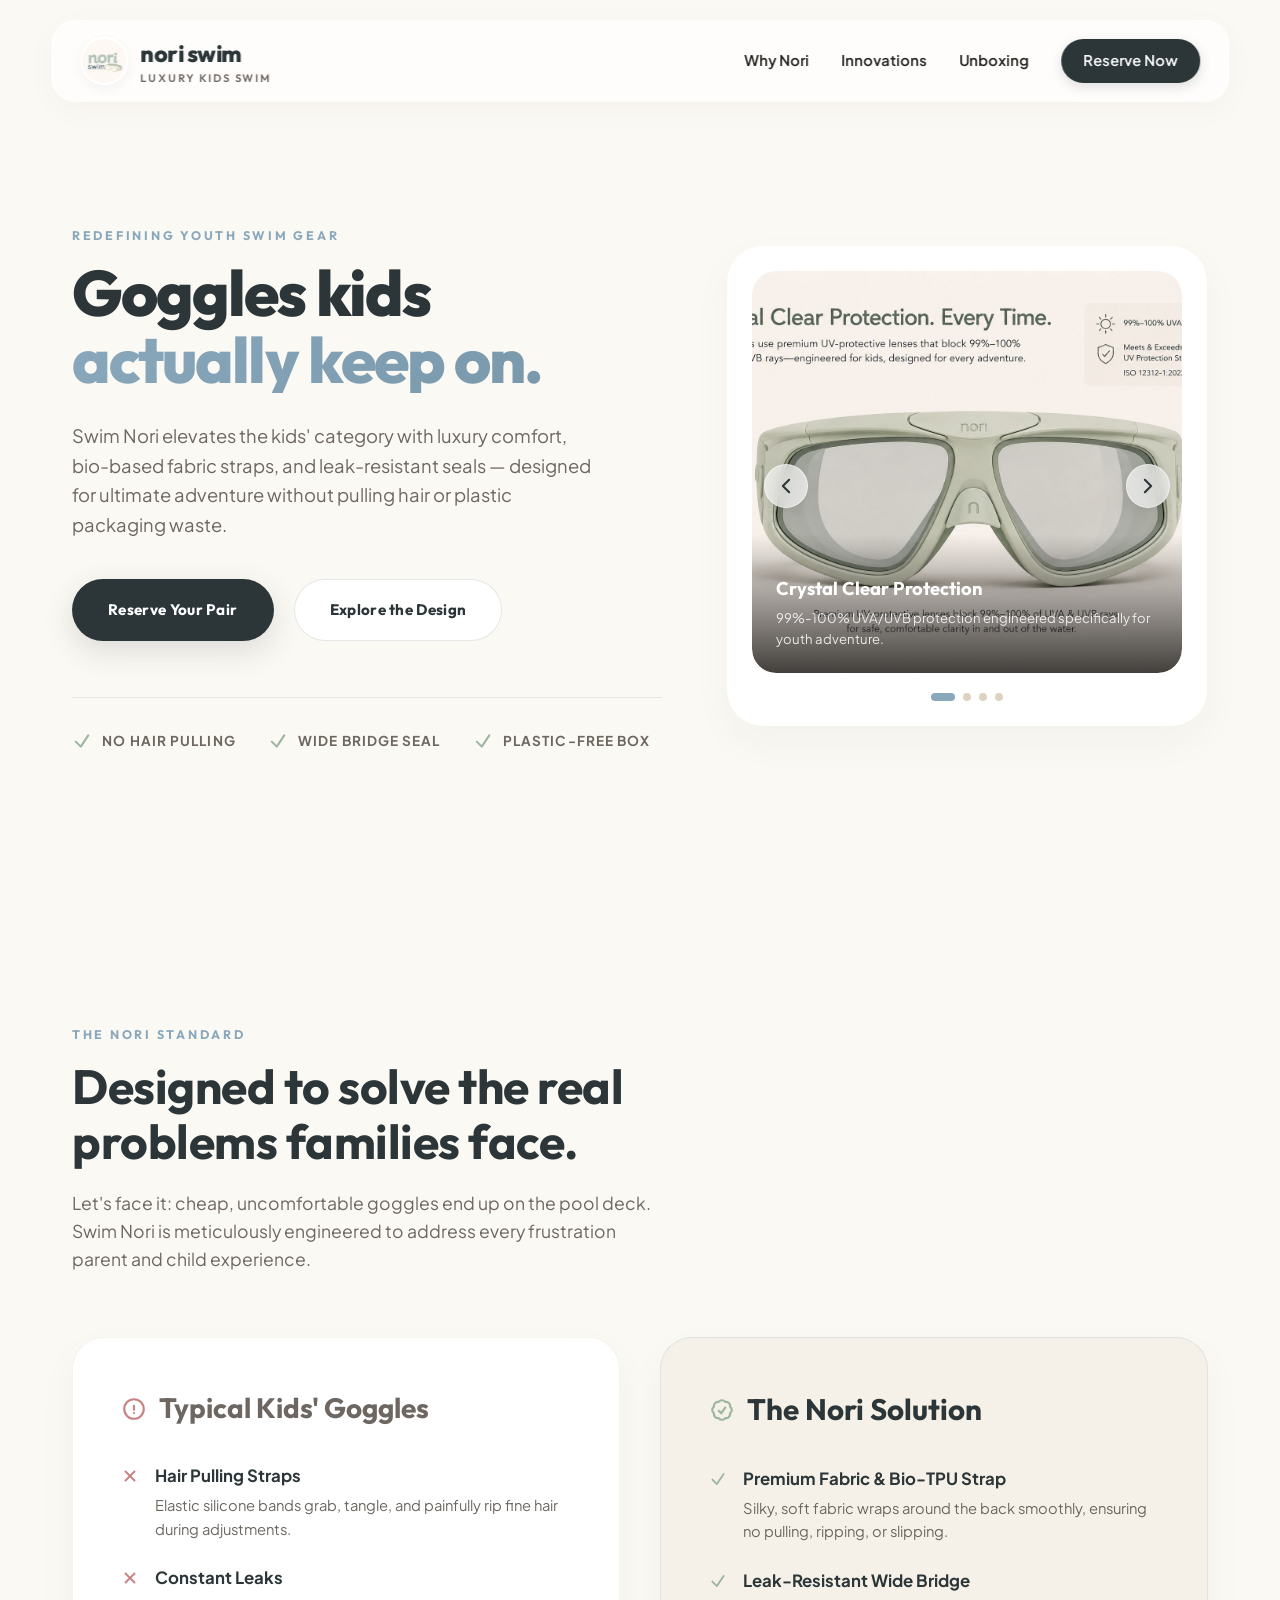
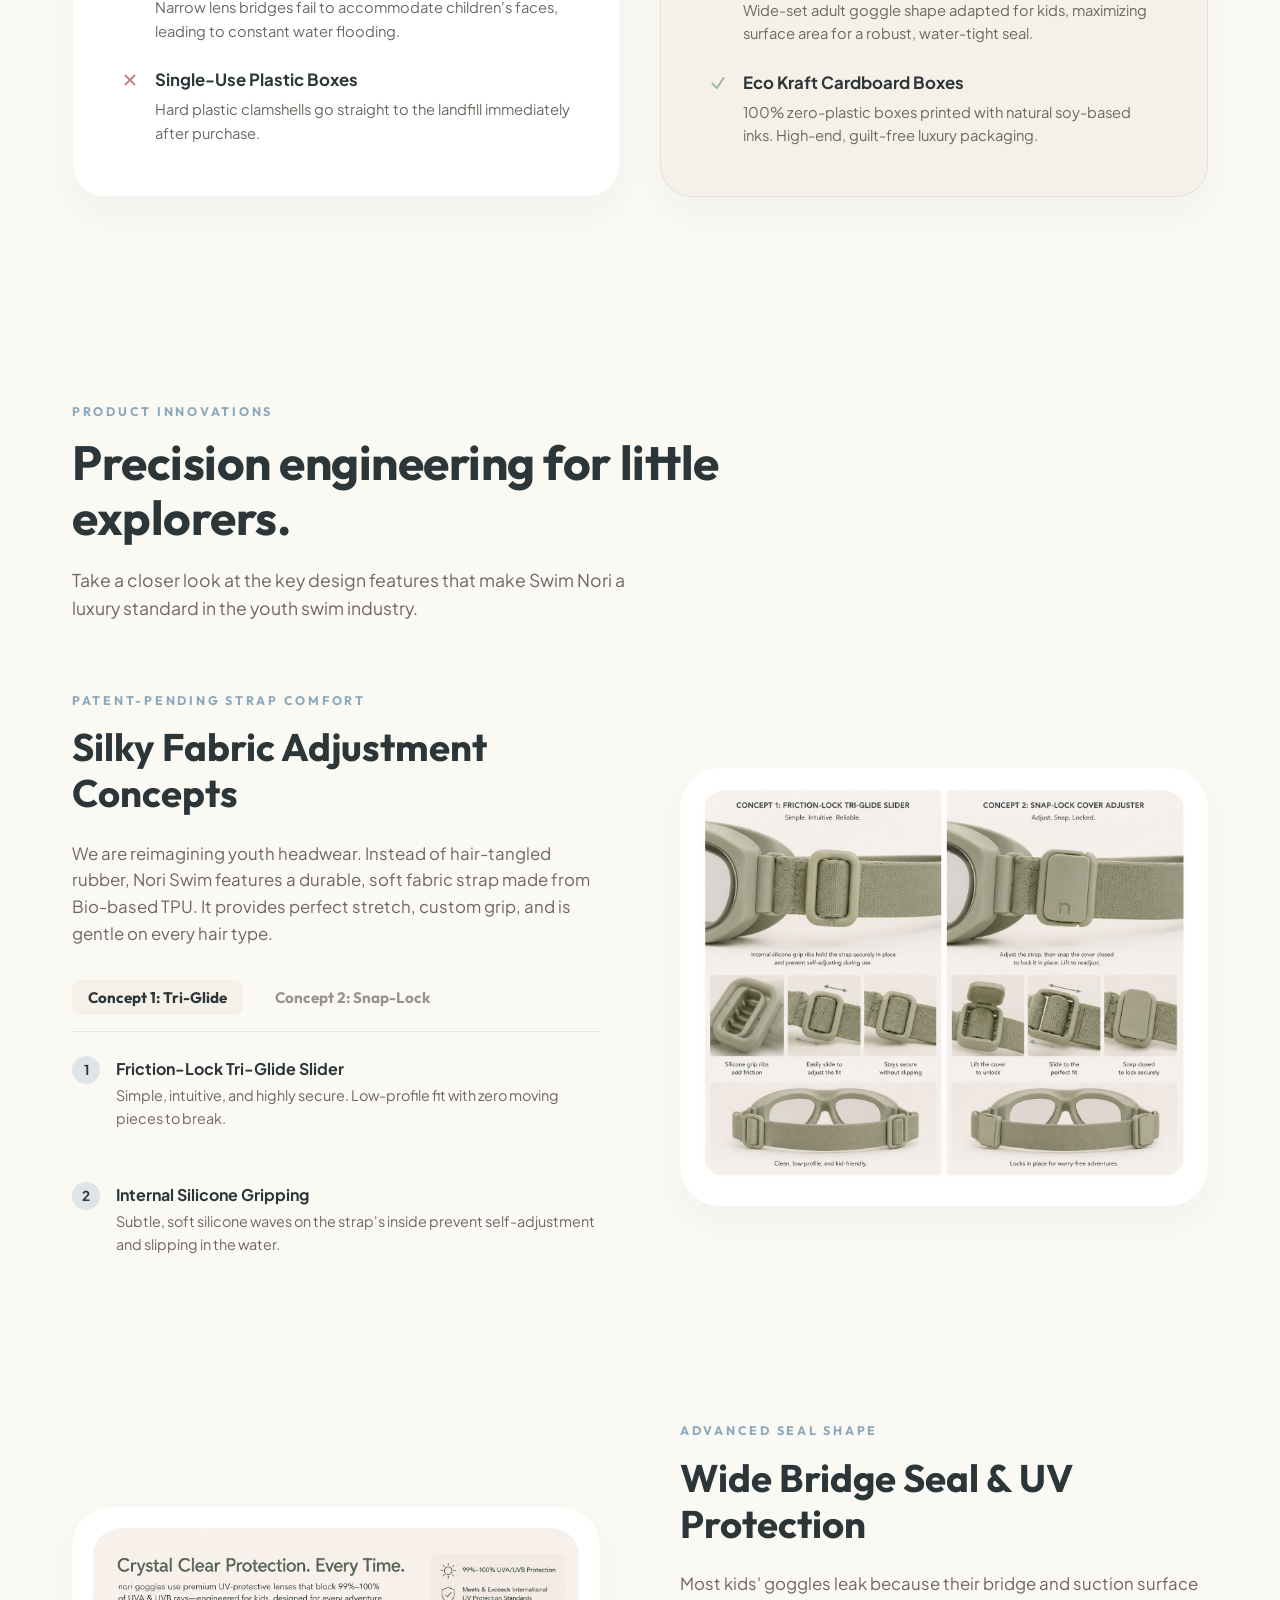
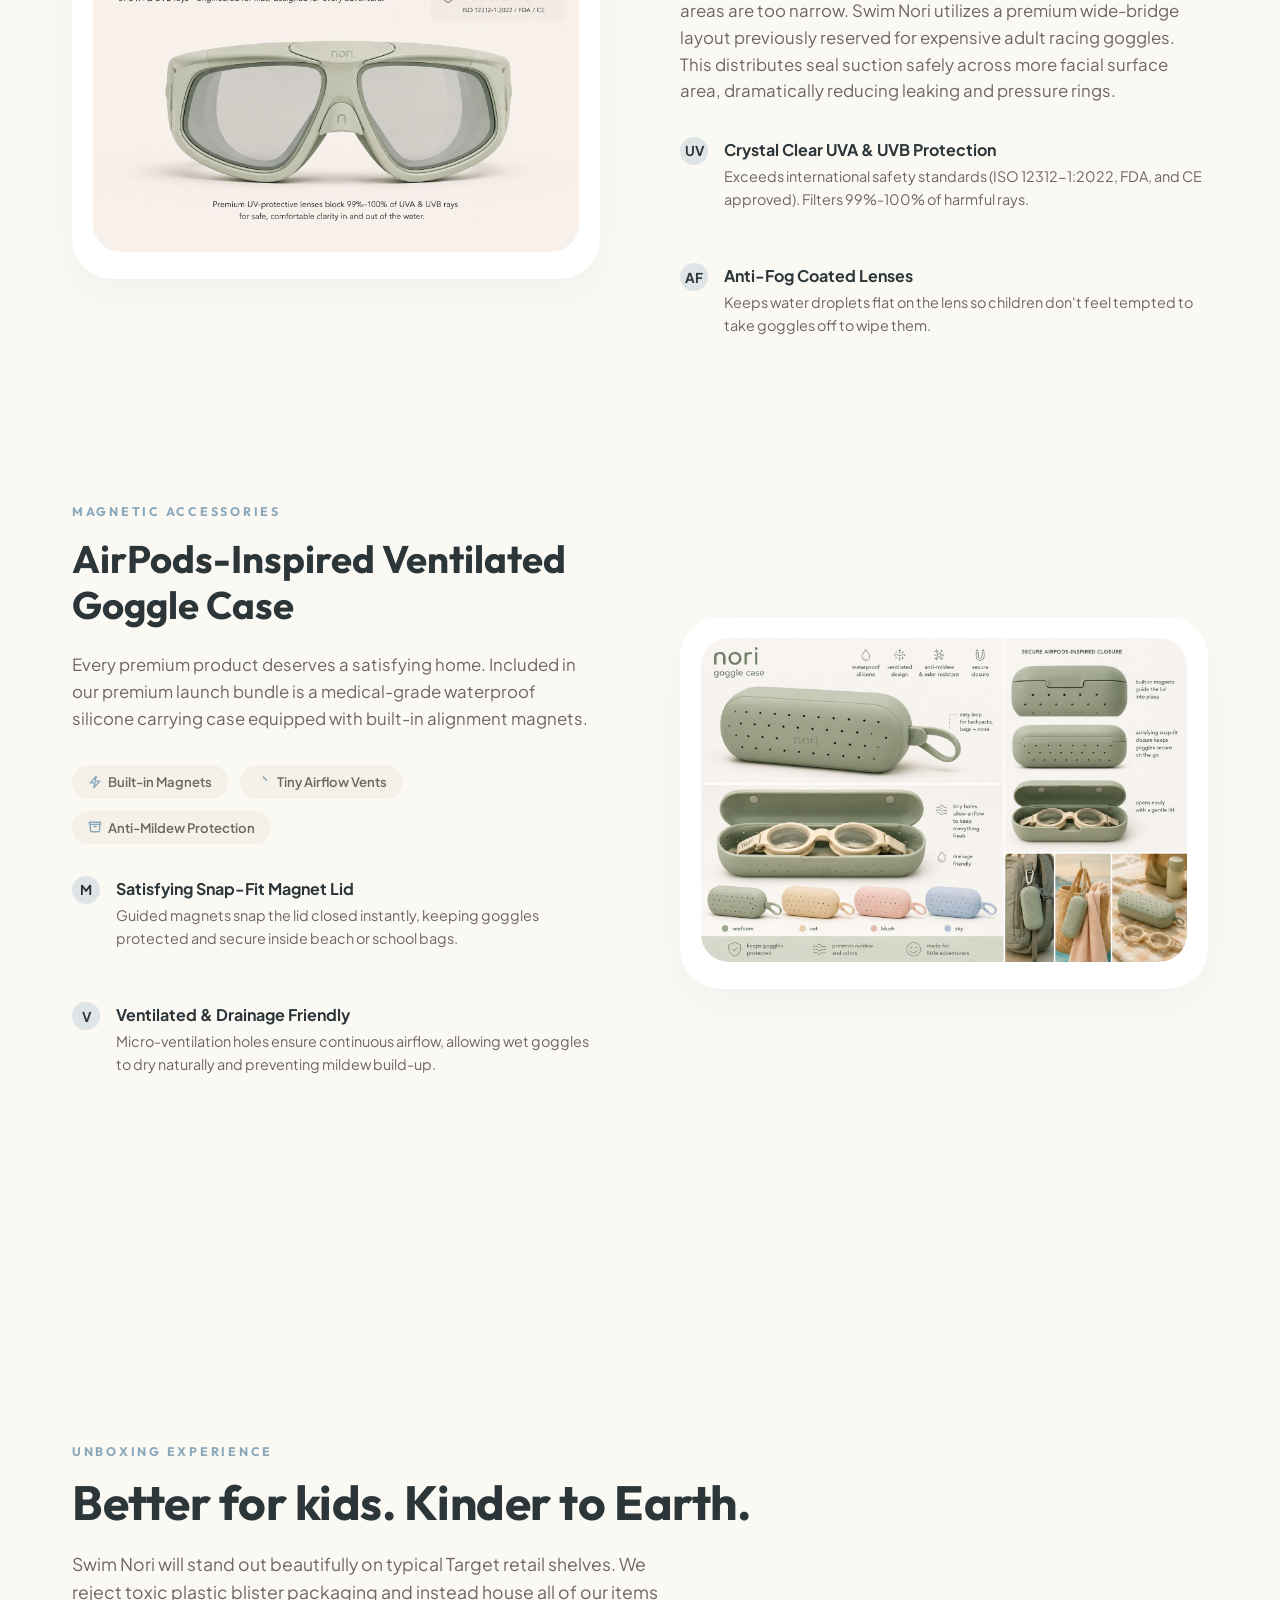
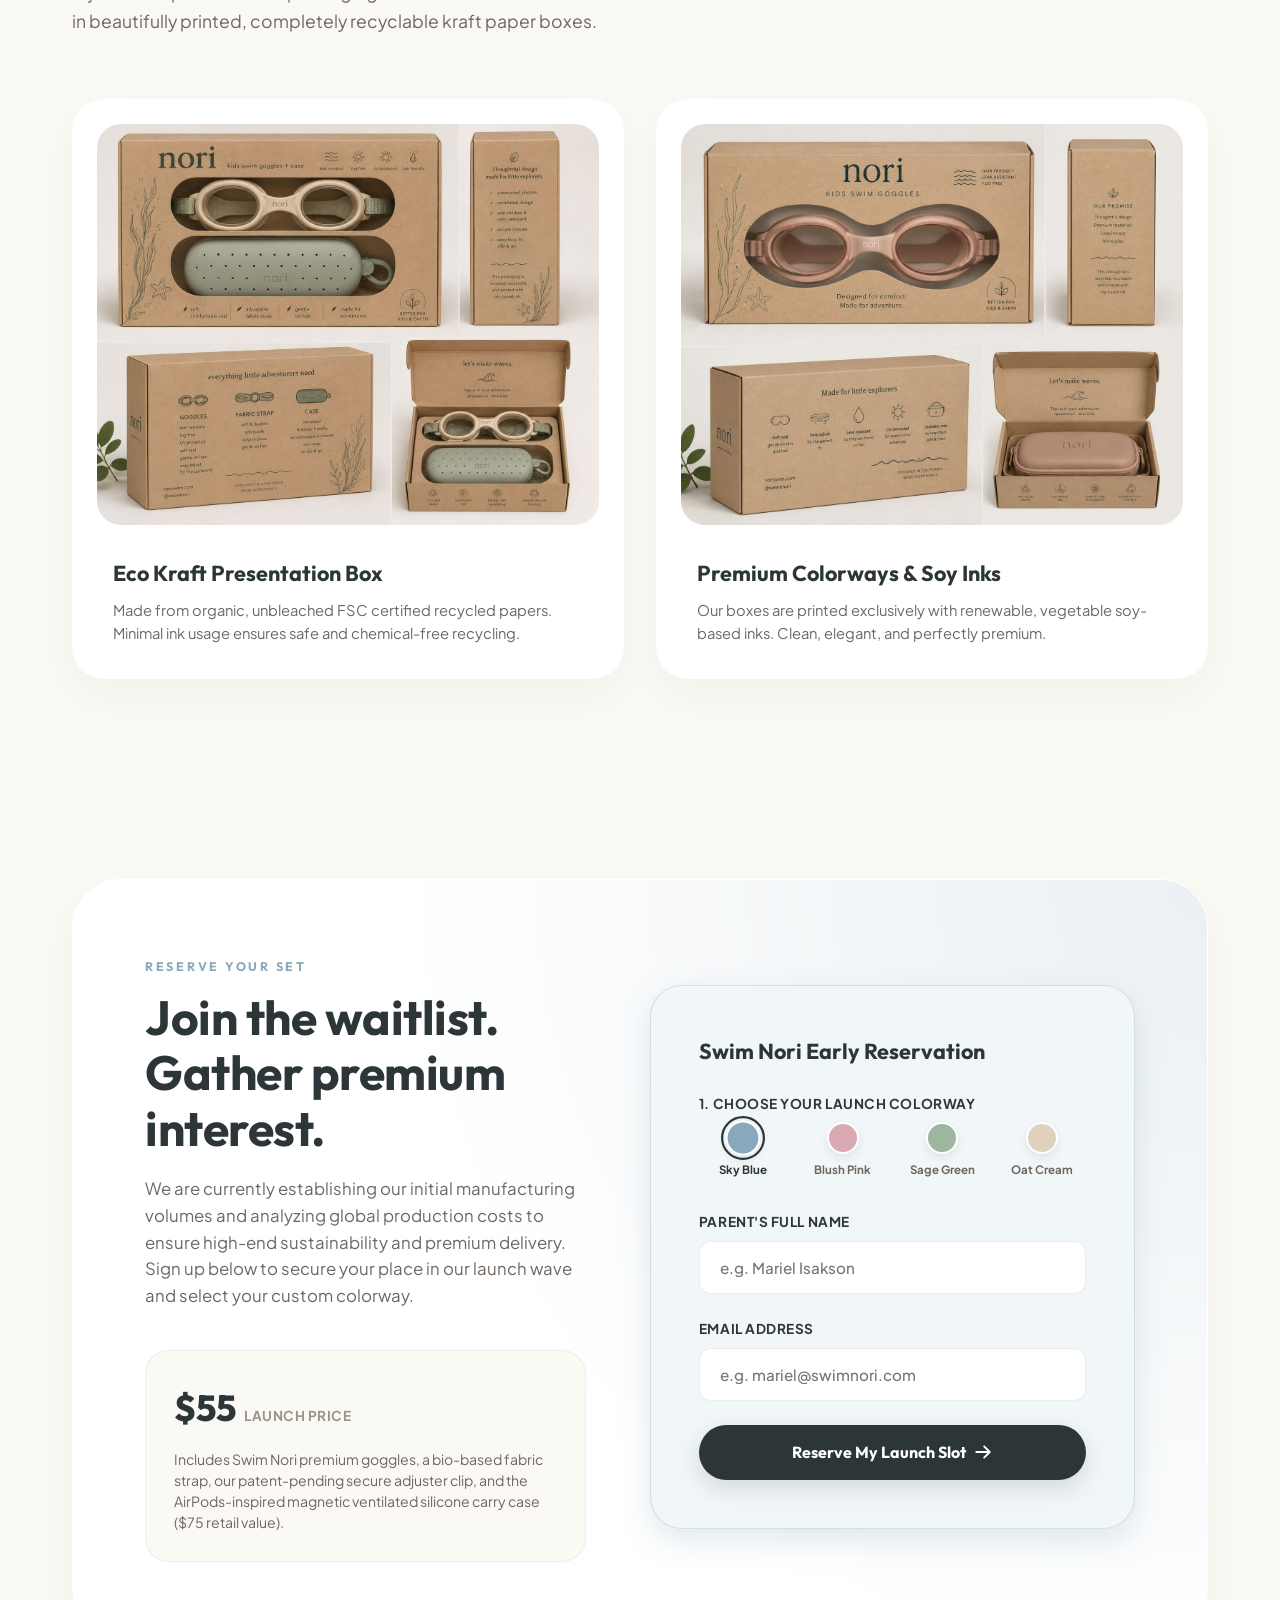
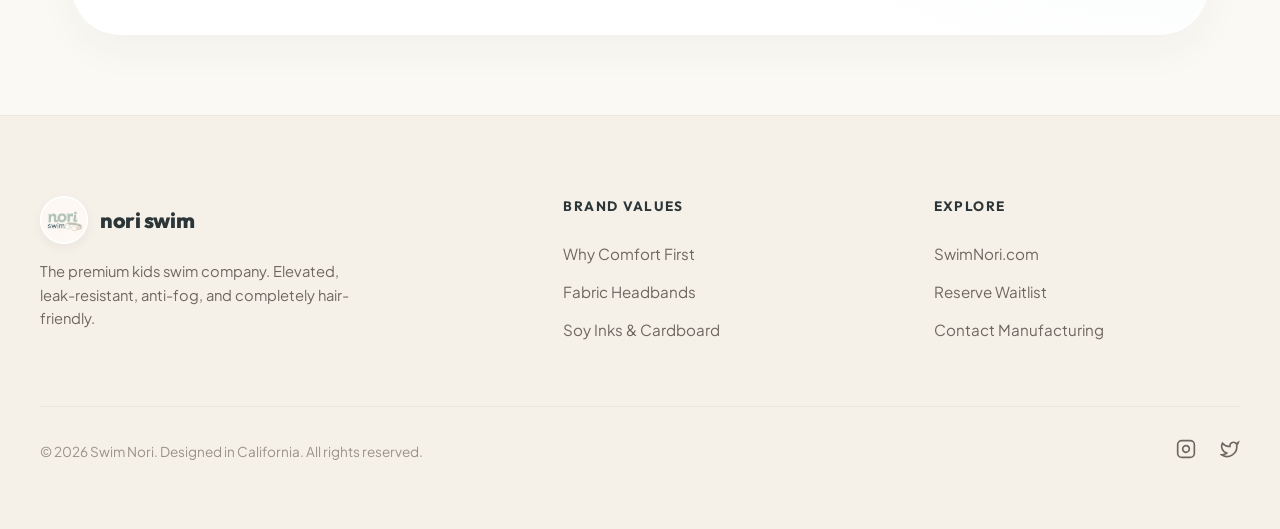
<file: index.html>
<!DOCTYPE html>
<html lang="en">
<head>
  <meta charset="UTF-8" />
  <meta name="viewport" content="width=device-width, initial-scale=1.0" />
  <title>Swim Nori | Luxury Kids Swim Goggles</title>
  
  <!-- SEO Meta Tags -->
  <meta name="description" content="Swim Nori is the premium kids swim company. Comfort-first fabric straps, wide bridge leak-resistant seals, and AirPods-inspired magnetic silicone cases. Sustainable & plastic-free." />
  <meta name="keywords" content="swim nori, kids swim goggles, fabric strap goggles, no pull swim goggles, premium kids swim, sustainable kids goggles" />
  <meta name="author" content="Swim Nori" />
  
  <!-- Open Graph / Social Media -->
  <meta property="og:title" content="Swim Nori | Luxury Kids Swim Goggles" />
  <meta property="og:description" content="Goggles kids actually keep on. Built for comfort, leak resistance, and premium aesthetics." />
  <meta property="og:image" content="images/nori_goggles_front_protection.jpeg" />
  <meta property="og:url" content="http://SwimNori.com" />
  
  <!-- Style Sheet -->
  <link rel="stylesheet" href="styles.css" />
</head>
<body>

  <!-- Sticky Glassmorphism Header -->
  <header class="site-header" id="siteHeader">
    <a href="#" class="brand-wrapper" id="brandLogo">
      <img src="images/nori_swim_logo.jpeg" alt="Nori Swim Logo" class="brand-logo-img" />
      <div class="brand-name">
        nori swim
        <span class="brand-tagline">luxury kids swim</span>
      </div>
    </a>
    
    <nav class="nav-links">
      <a href="#why">Why Nori</a>
      <a href="#innovations">Innovations</a>
      <a href="#unboxing">Unboxing</a>
      <a href="#join" class="header-cta">Reserve Now</a>
    </nav>
  </header>

  <main>
    <!-- HERO SECTION -->
    <section class="section hero">
      <div class="hero-copy">
        <span class="eyebrow">Redefining youth swim gear</span>
        <h1>Goggles kids<span>actually keep on.</span></h1>
        <p>Swim Nori elevates the kids' category with luxury comfort, bio-based fabric straps, and leak-resistant seals — designed for ultimate adventure without pulling hair or plastic packaging waste.</p>
        <div class="hero-actions">
          <a class="btn btn-primary" href="#join">Reserve Your Pair</a>
          <a class="btn btn-secondary" href="#innovations">Explore the Design</a>
        </div>
        
        <div class="hero-bullets">
          <div class="hero-bullet-item">
            <svg xmlns="http://www.w3.org/2000/svg" fill="none" viewBox="0 0 24 24" stroke-width="2.5" stroke="currentColor">
              <path stroke-linecap="round" stroke-linejoin="round" d="M4.5 12.75l6 6 9-13.5" />
            </svg>
            No Hair Pulling
          </div>
          <div class="hero-bullet-item">
            <svg xmlns="http://www.w3.org/2000/svg" fill="none" viewBox="0 0 24 24" stroke-width="2.5" stroke="currentColor">
              <path stroke-linecap="round" stroke-linejoin="round" d="M4.5 12.75l6 6 9-13.5" />
            </svg>
            Wide Bridge Seal
          </div>
          <div class="hero-bullet-item">
            <svg xmlns="http://www.w3.org/2000/svg" fill="none" viewBox="0 0 24 24" stroke-width="2.5" stroke="currentColor">
              <path stroke-linecap="round" stroke-linejoin="round" d="M4.5 12.75l6 6 9-13.5" />
            </svg>
            Plastic-Free Box
          </div>
        </div>
      </div>

      <!-- HERO RENDERS CAROUSEL -->
      <div class="hero-visual">
        <div class="carousel-container" id="heroCarousel">
          <div class="carousel-track">
            
            <!-- Slide 1: Front Protection -->
            <div class="carousel-slide active" data-index="0">
              <img src="images/nori_goggles_front_protection.jpeg" class="carousel-image" alt="Nori front view" />
              <div class="carousel-caption">
                <h4>Crystal Clear Protection</h4>
                <p>99%-100% UVA/UVB protection engineered specifically for youth adventure.</p>
              </div>
            </div>
            
            <!-- Slide 2: Kraft Box Green -->
            <div class="carousel-slide" data-index="1">
              <img src="images/nori_kraft_box_packaging.jpeg" class="carousel-image" alt="Kraft box packaging" />
              <div class="carousel-caption">
                <h4>Kraft Cardboard Packaging</h4>
                <p>100% recyclable, zero-plastic packaging printed with soy-based inks.</p>
              </div>
            </div>
            
            <!-- Slide 3: Magnetic Case -->
            <div class="carousel-slide" data-index="2">
              <img src="images/nori_magnetic_silicone_case.jpeg" class="carousel-image" alt="Magnetic carry case" />
              <div class="carousel-caption">
                <h4>Magnetic Silicone Carry Case</h4>
                <p>Built-in magnets guide the lid into place for a satisfying, secure closure.</p>
              </div>
            </div>
            
            <!-- Slide 4: Blush Pink Box -->
            <div class="carousel-slide" data-index="3">
              <img src="images/nori_blush_pink_packaging.jpeg" class="carousel-image" alt="Blush pink box render" />
              <div class="carousel-caption">
                <h4>Blush Pink Colorway</h4>
                <p>Sleek and elevated design paired with a custom protective zippered pouch.</p>
              </div>
            </div>

          </div>

          <!-- Carousel Controls -->
          <button class="carousel-btn carousel-btn-prev" id="carouselPrevBtn" aria-label="Previous Render">
            <svg xmlns="http://www.w3.org/2000/svg" fill="none" viewBox="0 0 24 24" stroke-width="2.5" stroke="currentColor" style="width: 20px; height: 20px;">
              <path stroke-linecap="round" stroke-linejoin="round" d="M15.75 19.5L8.25 12l7.5-7.5" />
            </svg>
          </button>
          <button class="carousel-btn carousel-btn-next" id="carouselNextBtn" aria-label="Next Render">
            <svg xmlns="http://www.w3.org/2000/svg" fill="none" viewBox="0 0 24 24" stroke-width="2.5" stroke="currentColor" style="width: 20px; height: 20px;">
              <path stroke-linecap="round" stroke-linejoin="round" d="M8.25 4.5l7.5 7.5-7.5 7.5" />
            </svg>
          </button>
          
          <!-- Indicators -->
          <div class="carousel-indicators" id="carouselIndicators">
            <button class="indicator-dot active" data-slide="0" aria-label="Slide 1"></button>
            <button class="indicator-dot" data-slide="1" aria-label="Slide 2"></button>
            <button class="indicator-dot" data-slide="2" aria-label="Slide 3"></button>
            <button class="indicator-dot" data-slide="3" aria-label="Slide 4"></button>
          </div>
        </div>
      </div>
    </section>

    <!-- SECTION: WHY SWIM NORI -->
    <section id="why" class="section">
      <div class="section-header">
        <span class="eyebrow">The Nori Standard</span>
        <h2>Designed to solve the real problems families face.</h2>
        <p>Let's face it: cheap, uncomfortable goggles end up on the pool deck. Swim Nori is meticulously engineered to address every frustration parent and child experience.</p>
      </div>

      <!-- Problem vs Solution Comparison Grid -->
      <div class="problems-solutions">
        
        <!-- Typical Goggles -->
        <div class="comp-card comp-card-typical">
          <h3>
            <svg xmlns="http://www.w3.org/2000/svg" fill="none" viewBox="0 0 24 24" stroke-width="2" stroke="currentColor" style="width: 26px; height: 26px;">
              <path stroke-linecap="round" stroke-linejoin="round" d="M12 9v3.75m9-.75a9 9 0 11-18 0 9 9 0 0118 0zm-9 3.75h.008v.008H12v-.008z" />
            </svg>
            Typical Kids' Goggles
          </h3>
          <ul class="comp-list">
            <li class="comp-item">
              <span class="comp-icon">
                <svg xmlns="http://www.w3.org/2000/svg" fill="none" viewBox="0 0 24 24" stroke-width="2.5" stroke="currentColor" style="width: 18px; height: 18px;">
                  <path stroke-linecap="round" stroke-linejoin="round" d="M6 18L18 6M6 6l12 12" />
                </svg>
              </span>
              <div class="comp-text">
                <h4>Hair Pulling Straps</h4>
                <p>Elastic silicone bands grab, tangle, and painfully rip fine hair during adjustments.</p>
              </div>
            </li>
            <li class="comp-item">
              <span class="comp-icon">
                <svg xmlns="http://www.w3.org/2000/svg" fill="none" viewBox="0 0 24 24" stroke-width="2.5" stroke="currentColor" style="width: 18px; height: 18px;">
                  <path stroke-linecap="round" stroke-linejoin="round" d="M6 18L18 6M6 6l12 12" />
                </svg>
              </span>
              <div class="comp-text">
                <h4>Constant Leaks</h4>
                <p>Narrow lens bridges fail to accommodate children's faces, leading to constant water flooding.</p>
              </div>
            </li>
            <li class="comp-item">
              <span class="comp-icon">
                <svg xmlns="http://www.w3.org/2000/svg" fill="none" viewBox="0 0 24 24" stroke-width="2.5" stroke="currentColor" style="width: 18px; height: 18px;">
                  <path stroke-linecap="round" stroke-linejoin="round" d="M6 18L18 6M6 6l12 12" />
                </svg>
              </span>
              <div class="comp-text">
                <h4>Single-Use Plastic Boxes</h4>
                <p>Hard plastic clamshells go straight to the landfill immediately after purchase.</p>
              </div>
            </li>
          </ul>
        </div>

        <!-- Swim Nori Goggles -->
        <div class="comp-card comp-card-nori">
          <h3>
            <svg xmlns="http://www.w3.org/2000/svg" fill="none" viewBox="0 0 24 24" stroke-width="2" stroke="currentColor" style="width: 26px; height: 26px;">
              <path stroke-linecap="round" stroke-linejoin="round" d="M9 12.75L11.25 15 15 9.75M21 12c0 1.268-.63 2.39-1.593 3.068a3.745 3.745 0 01-1.043 3.296 3.745 3.745 0 01-3.296 1.043A3.745 3.745 0 0112 21c-1.268 0-2.39-.63-3.068-1.593a3.746 3.746 0 01-3.296-1.043 3.745 3.745 0 01-1.043-3.296A3.745 3.745 0 013 12c0-1.268.63-2.39 1.593-3.068a3.745 3.745 0 011.043-3.296 3.746 3.746 0 013.296-1.043A3.746 3.746 0 0112 3c1.268 0 2.39.63 3.068 1.593a3.746 3.746 0 013.296 1.043 3.746 3.746 0 011.043 3.296A3.745 3.745 0 0121 12z" />
            </svg>
            The Nori Solution
          </h3>
          <ul class="comp-list">
            <li class="comp-item">
              <span class="comp-icon">
                <svg xmlns="http://www.w3.org/2000/svg" fill="none" viewBox="0 0 24 24" stroke-width="2.5" stroke="currentColor" style="width: 18px; height: 18px;">
                  <path stroke-linecap="round" stroke-linejoin="round" d="M4.5 12.75l6 6 9-13.5" />
                </svg>
              </span>
              <div class="comp-text">
                <h4>Premium Fabric & Bio-TPU Strap</h4>
                <p>Silky, soft fabric wraps around the back smoothly, ensuring no pulling, ripping, or slipping.</p>
              </div>
            </li>
            <li class="comp-item">
              <span class="comp-icon">
                <svg xmlns="http://www.w3.org/2000/svg" fill="none" viewBox="0 0 24 24" stroke-width="2.5" stroke="currentColor" style="width: 18px; height: 18px;">
                  <path stroke-linecap="round" stroke-linejoin="round" d="M4.5 12.75l6 6 9-13.5" />
                </svg>
              </span>
              <div class="comp-text">
                <h4>Leak-Resistant Wide Bridge</h4>
                <p>Wide-set adult goggle shape adapted for kids, maximizing surface area for a robust, water-tight seal.</p>
              </div>
            </li>
            <li class="comp-item">
              <span class="comp-icon">
                <svg xmlns="http://www.w3.org/2000/svg" fill="none" viewBox="0 0 24 24" stroke-width="2.5" stroke="currentColor" style="width: 18px; height: 18px;">
                  <path stroke-linecap="round" stroke-linejoin="round" d="M4.5 12.75l6 6 9-13.5" />
                </svg>
              </span>
              <div class="comp-text">
                <h4>Eco Kraft Cardboard Boxes</h4>
                <p>100% zero-plastic boxes printed with natural soy-based inks. High-end, guilt-free luxury packaging.</p>
              </div>
            </li>
          </ul>
        </div>
        
      </div>
    </section>

    <!-- SECTION: INNOVATIONS & DEEP DIVES -->
    <section id="innovations" class="section">
      <div class="section-header">
        <span class="eyebrow">Product Innovations</span>
        <h2>Precision engineering for little explorers.</h2>
        <p>Take a closer look at the key design features that make Swim Nori a luxury standard in the youth swim industry.</p>
      </div>

      <!-- DEEP DIVE 1: STRAP DESIGN & FABRIC INNOVATION -->
      <div class="showcase-grid">
        <div class="showcase-visual">
          <img src="images/nori_strap_adjustment_concepts.jpeg" alt="Strap concepts adjustment" />
        </div>
        <div class="showcase-copy">
          <span class="eyebrow">Patent-Pending Strap Comfort</span>
          <h3>Silky Fabric Adjustment Concepts</h3>
          <p>We are reimagining youth headwear. Instead of hair-tangled rubber, Nori Swim features a durable, soft fabric strap made from Bio-based TPU. It provides perfect stretch, custom grip, and is gentle on every hair type.</p>
          
          <!-- Interactive Concept Tabs -->
          <div class="concept-tabs">
            <button class="tab-btn active" onclick="switchConcept('concept1')">Concept 1: Tri-Glide</button>
            <button class="tab-btn" onclick="switchConcept('concept2')">Concept 2: Snap-Lock</button>
          </div>
          
          <!-- Tab 1 -->
          <div class="tab-content active" id="concept1">
            <ul class="spec-list">
              <li class="spec-item">
                <span class="spec-badge">1</span>
                <div class="spec-text">
                  <h5>Friction-Lock Tri-Glide Slider</h5>
                  <p>Simple, intuitive, and highly secure. Low-profile fit with zero moving pieces to break.</p>
                </div>
              </li>
              <li class="spec-item">
                <span class="spec-badge">2</span>
                <div class="spec-text">
                  <h5>Internal Silicone Gripping</h5>
                  <p>Subtle, soft silicone waves on the strap's inside prevent self-adjustment and slipping in the water.</p>
                </div>
              </li>
            </ul>
          </div>
          
          <!-- Tab 2 -->
          <div class="tab-content" id="concept2">
            <ul class="spec-list">
              <li class="spec-item">
                <span class="spec-badge">1</span>
                <div class="spec-text">
                  <h5>Snap-Lock Cover Adjuster</h5>
                  <p>Lid lifts easily to adjust fabric length, then snaps shut with a satisfying click, locking the strap in place.</p>
                </div>
              </li>
              <li class="spec-item">
                <span class="spec-badge">2</span>
                <div class="spec-text">
                  <h5>Worry-Free Lock System</h5>
                  <p>Perfect for rigorous open-water or active diving. Built to withstand children's active movement.</p>
                </div>
              </li>
            </ul>
          </div>
        </div>
      </div>

      <!-- DEEP DIVE 2: LEAK-RESISTANT LENS DESIGN -->
      <div class="showcase-grid">
        <div class="showcase-visual">
          <img src="images/nori_goggles_front_protection.jpeg" alt="Goggles front seal" />
        </div>
        <div class="showcase-copy">
          <span class="eyebrow">Advanced Seal Shape</span>
          <h3>Wide Bridge Seal & UV Protection</h3>
          <p>Most kids' goggles leak because their bridge and suction surface areas are too narrow. Swim Nori utilizes a premium wide-bridge layout previously reserved for expensive adult racing goggles. This distributes seal suction safely across more facial surface area, dramatically reducing leaking and pressure rings.</p>
          
          <ul class="spec-list">
            <li class="spec-item">
              <span class="spec-badge">UV</span>
              <div class="spec-text">
                <h5>Crystal Clear UVA & UVB Protection</h5>
                <p>Exceeds international safety standards (ISO 12312-1:2022, FDA, and CE approved). Filters 99%-100% of harmful rays.</p>
              </div>
            </li>
            <li class="spec-item">
              <span class="spec-badge">AF</span>
              <div class="spec-text">
                <h5>Anti-Fog Coated Lenses</h5>
                <p>Keeps water droplets flat on the lens so children don't feel tempted to take goggles off to wipe them.</p>
              </div>
            </li>
          </ul>
        </div>
      </div>

      <!-- DEEP DIVE 3: THE AIRPODS-INSPIRED CASE -->
      <div class="showcase-grid">
        <div class="showcase-visual">
          <img src="images/nori_magnetic_silicone_case.jpeg" alt="Magnetic carry case colors" />
        </div>
        <div class="showcase-copy">
          <span class="eyebrow">Magnetic Accessories</span>
          <h3>AirPods-Inspired Ventilated Goggle Case</h3>
          <p>Every premium product deserves a satisfying home. Included in our premium launch bundle is a medical-grade waterproof silicone carrying case equipped with built-in alignment magnets.</p>
          
          <div class="case-badge-container">
            <span class="case-badge">
              <svg xmlns="http://www.w3.org/2000/svg" fill="none" viewBox="0 0 24 24" stroke-width="2.5" stroke="currentColor">
                <path stroke-linecap="round" stroke-linejoin="round" d="M3.75 13.5l10.5-11.25L12 10.5h8.25L9.75 21.75 12 13.5H3.75z" />
              </svg>
              Built-in Magnets
            </span>
            <span class="case-badge">
              <svg xmlns="http://www.w3.org/2000/svg" fill="none" viewBox="0 0 24 24" stroke-width="2.5" stroke="currentColor">
                <path stroke-linecap="round" stroke-linejoin="round" d="M12.75 3.03v.568c0 .334.148.65.405.864l4.017 3.348a1.125 1.125 0 01.404.864v.568" />
              </svg>
              Tiny Airflow Vents
            </span>
            <span class="case-badge">
              <svg xmlns="http://www.w3.org/2000/svg" fill="none" viewBox="0 0 24 24" stroke-width="2.5" stroke="currentColor">
                <path stroke-linecap="round" stroke-linejoin="round" d="M20.25 7.5l-.625 10.632a2.25 2.25 0 01-2.247 2.118H6.622a2.25 2.25 0 01-2.247-2.118L3.75 7.5M10 11.25h4M3.375 7.5h17.25c.621 0 1.125-.504 1.125-1.125v-1.5c0-.621-.504-1.125-1.125-1.125H3.375c-.621 0-1.125.504-1.125 1.125v1.5c0 .621.504 1.125 1.125 1.125z" />
              </svg>
              Anti-Mildew Protection
            </span>
          </div>

          <ul class="spec-list">
            <li class="spec-item">
              <span class="spec-badge">M</span>
              <div class="spec-text">
                <h5>Satisfying Snap-Fit Magnet Lid</h5>
                <p>Guided magnets snap the lid closed instantly, keeping goggles protected and secure inside beach or school bags.</p>
              </div>
            </li>
            <li class="spec-item">
              <span class="spec-badge">V</span>
              <div class="spec-text">
                <h5>Ventilated & Drainage Friendly</h5>
                <p>Micro-ventilation holes ensure continuous airflow, allowing wet goggles to dry naturally and preventing mildew build-up.</p>
              </div>
            </li>
          </ul>
        </div>
      </div>

    </section>

    <!-- SECTION: UNBOXING & SUSTAINABILITY -->
    <section id="unboxing" class="section">
      <div class="section-header">
        <span class="eyebrow">Unboxing Experience</span>
        <h2>Better for kids. Kinder to Earth.</h2>
        <p>Swim Nori will stand out beautifully on typical Target retail shelves. We reject toxic plastic blister packaging and instead house all of our items in beautifully printed, completely recyclable kraft paper boxes.</p>
      </div>

      <div class="packaging-showcase">
        <!-- Packaging Box 1 -->
        <div class="pkg-card">
          <img src="images/nori_kraft_box_packaging.jpeg" alt="Kraft box packaging render" />
          <div class="pkg-details">
            <h4>Eco Kraft Presentation Box</h4>
            <p>Made from organic, unbleached FSC certified recycled papers. Minimal ink usage ensures safe and chemical-free recycling.</p>
          </div>
        </div>

        <!-- Packaging Box 2 -->
        <div class="pkg-card">
          <img src="images/nori_blush_pink_packaging.jpeg" alt="Blush pink box render" />
          <div class="pkg-details">
            <h4>Premium Colorways & Soy Inks</h4>
            <p>Our boxes are printed exclusively with renewable, vegetable soy-based inks. Clean, elegant, and perfectly premium.</p>
          </div>
        </div>
      </div>
    </section>

    <!-- SECTION: INTERACTIVE WAITLIST INTEREST -->
    <section id="join" class="section">
      <div class="waitlist-container">
        
        <div class="waitlist-copy">
          <span class="eyebrow">Reserve Your Set</span>
          <h2>Join the waitlist. Gather premium interest.</h2>
          <p>We are currently establishing our initial manufacturing volumes and analyzing global production costs to ensure high-end sustainability and premium delivery. Sign up below to secure your place in our launch wave and select your custom colorway.</p>
          
          <div class="price-justify-card">
            <div class="price-tag">
              <span class="price-amount">$55</span>
              <span class="price-sub">Launch Price</span>
            </div>
            <p>Includes Swim Nori premium goggles, a bio-based fabric strap, our patent-pending secure adjuster clip, and the AirPods-inspired magnetic ventilated silicone carry case ($75 retail value).</p>
          </div>
        </div>

        <!-- Waitlist Form Card -->
        <div class="waitlist-form-card" id="waitlistFormCard">
          
          <!-- Standard Form State -->
          <form id="interestForm" onsubmit="handleWaitlistSubmit(event)">
            <h4>Swim Nori Early Reservation</h4>
            
            <div class="form-group">
              <label class="form-label">1. Choose Your Launch Colorway</label>
              <div class="color-options">
                
                <!-- Sky Blue -->
                <div class="color-option-wrapper">
                  <input type="radio" id="colorBlue" name="preferredColor" value="Sky Blue" class="color-option-input" checked onchange="updateFormTheme('blue')" />
                  <label for="colorBlue" class="color-option-label">
                    <span class="color-dot dot-blue"></span>
                    <span class="color-name">Sky Blue</span>
                  </label>
                </div>
                
                <!-- Blush Pink -->
                <div class="color-option-wrapper">
                  <input type="radio" id="colorPink" name="preferredColor" value="Blush Pink" class="color-option-input" onchange="updateFormTheme('pink')" />
                  <label for="colorPink" class="color-option-label">
                    <span class="color-dot dot-pink"></span>
                    <span class="color-name">Blush Pink</span>
                  </label>
                </div>
                
                <!-- Muted Green -->
                <div class="color-option-wrapper">
                  <input type="radio" id="colorGreen" name="preferredColor" value="Muted Green" class="color-option-input" onchange="updateFormTheme('green')" />
                  <label for="colorGreen" class="color-option-label">
                    <span class="color-dot dot-green"></span>
                    <span class="color-name">Sage Green</span>
                  </label>
                </div>
                
                <!-- Oat -->
                <div class="color-option-wrapper">
                  <input type="radio" id="colorOat" name="preferredColor" value="Oat" class="color-option-input" onchange="updateFormTheme('oat')" />
                  <label for="colorOat" class="color-option-label">
                    <span class="color-dot dot-oat"></span>
                    <span class="color-name">Oat Cream</span>
                  </label>
                </div>

              </div>
            </div>

            <div class="form-group">
              <label for="parentName" class="form-label">Parent's Full Name</label>
              <input type="text" id="parentName" required class="form-input" placeholder="e.g. Mariel Isakson" />
            </div>

            <div class="form-group">
              <label for="parentEmail" class="form-label">Email Address</label>
              <input type="email" id="parentEmail" required class="form-input" placeholder="e.g. mariel@swimnori.com" />
            </div>

            <button type="submit" class="form-submit-btn" id="submitBtn">
              Reserve My Launch Slot
              <svg xmlns="http://www.w3.org/2000/svg" fill="none" viewBox="0 0 24 24" stroke-width="2.5" stroke="currentColor" style="width: 18px; height: 18px;">
                <path stroke-linecap="round" stroke-linejoin="round" d="M13.5 4.5L21 12m0 0l-7.5 7.5M21 12H3" />
              </svg>
            </button>
          </form>

          <!-- Success Card State -->
          <div class="success-card" id="successState">
            <div class="success-icon-wrapper">
              <svg xmlns="http://www.w3.org/2000/svg" fill="none" viewBox="0 0 24 24" stroke-width="3" stroke="currentColor" style="width: 40px; height: 40px;">
                <path stroke-linecap="round" stroke-linejoin="round" d="M4.5 12.75l6 6 9-13.5" />
              </svg>
            </div>
            <h3>You are on the waitlist!</h3>
            <p>Thank you for your interest! Your reservation has been secured in our system. We will reach out as soon as early production begins.</p>
            
            <div class="success-summary-card">
              <div class="summary-row">
                <span class="summary-label">Reservation ID</span>
                <span class="summary-val" id="resID">#NORI-9382</span>
              </div>
              <div class="summary-row">
                <span class="summary-label">Reserved Colorway</span>
                <span class="summary-val">
                  <span class="summary-color-badge" id="resColorBadge">
                    <span class="summary-color-dot" id="resColorDot"></span>
                    <span id="resColorName">Sky Blue</span>
                  </span>
                </span>
              </div>
              <div class="summary-row">
                <span class="summary-label">Priority Status</span>
                <span class="summary-val" style="color: var(--nori-green);">VIP Launch Wave</span>
              </div>
            </div>

            <span class="success-badge">1 of 1,248 Swim Families</span>
          </div>

        </div>

      </div>
    </section>
  </main>

  <!-- LUXURY FOOTER -->
  <footer class="site-footer">
    <div class="footer-content">
      <div class="footer-brand">
        <a href="#" class="brand-wrapper">
          <img src="images/nori_swim_logo.jpeg" alt="Nori Swim Logo" class="brand-logo-img" />
          <div class="brand-name" style="font-size: 1.35rem;">
            nori swim
          </div>
        </a>
        <p>The premium kids swim company. Elevated, leak-resistant, anti-fog, and completely hair-friendly.</p>
      </div>

      <div class="footer-links">
        <h5>Brand Values</h5>
        <ul>
          <li><a href="#why">Why Comfort First</a></li>
          <li><a href="#innovations">Fabric Headbands</a></li>
          <li><a href="#unboxing">Soy Inks & Cardboard</a></li>
        </ul>
      </div>

      <div class="footer-links">
        <h5>Explore</h5>
        <ul>
          <li><a href="http://SwimNori.com">SwimNori.com</a></li>
          <li><a href="#join">Reserve Waitlist</a></li>
          <li><a href="mailto:hello@swimnori.com">Contact Manufacturing</a></li>
        </ul>
      </div>
    </div>

    <div class="footer-bottom">
      <p>&copy; 2026 Swim Nori. Designed in California. All rights reserved.</p>
      <div class="footer-socials">
        <a href="#" aria-label="Instagram">
          <svg xmlns="http://www.w3.org/2000/svg" fill="none" viewBox="0 0 24 24" stroke-width="2" stroke="currentColor" style="width: 20px; height: 20px;">
            <rect width="20" height="20" x="2" y="2" rx="5" ry="5" />
            <path d="M16 11.37A4 4 0 1112.63 8 4 4 0 0116 11.37zM17.5 6.5h.01" />
          </svg>
        </a>
        <a href="#" aria-label="Twitter">
          <svg xmlns="http://www.w3.org/2000/svg" fill="none" viewBox="0 0 24 24" stroke-width="2" stroke="currentColor" style="width: 20px; height: 20px;">
            <path d="M22 4s-.7 2.1-2 3.4c1.6 10-9.4 17.3-18 11.6 2.2.1 4.4-.6 6-2C3 15.5.5 9.6 3 5c2.2 2.6 5.6 4.1 9 4-.9-4.2 4-6.6 7-3.8 1.1 0 3-1.2 3-1.2z" />
          </svg>
        </a>
      </div>
    </div>
  </footer>

  <!-- DYNAMIC LOGIC AND INTERACTIVE CODE -->
  <script>
    // Header Scroll Effect
    window.addEventListener('scroll', () => {
      const header = document.getElementById('siteHeader');
      if (window.scrollY > 40) {
        header.classList.add('scrolled');
      } else {
        header.classList.remove('scrolled');
      }
    });

    // 1. CAROUSEL LOGIC
    let currentSlide = 0;
    const slides = document.querySelectorAll('.carousel-slide');
    const dots = document.querySelectorAll('.indicator-dot');
    const totalSlides = slides.length;
    let carouselInterval;

    function showSlide(index) {
      if (index >= totalSlides) index = 0;
      if (index < 0) index = totalSlides - 1;
      
      slides.forEach(slide => slide.classList.remove('active'));
      dots.forEach(dot => dot.classList.remove('active'));
      
      slides[index].classList.add('active');
      dots[index].classList.add('active');
      currentSlide = index;
    }

    function nextSlide() {
      showSlide(currentSlide + 1);
    }

    function prevSlide() {
      showSlide(currentSlide - 1);
    }

    // Event Listeners for Carousel
    document.getElementById('carouselNextBtn').addEventListener('click', () => {
      nextSlide();
      resetCarouselTimer();
    });
    
    document.getElementById('carouselPrevBtn').addEventListener('click', () => {
      prevSlide();
      resetCarouselTimer();
    });

    dots.forEach((dot, idx) => {
      dot.addEventListener('click', () => {
        showSlide(idx);
        resetCarouselTimer();
      });
    });

    function startCarouselTimer() {
      carouselInterval = setInterval(nextSlide, 5000); // Shift every 5s
    }

    function resetCarouselTimer() {
      clearInterval(carouselInterval);
      startCarouselTimer();
    }

    startCarouselTimer();

    // 2. STRAP CONCEPT TABS LOGIC
    function switchConcept(conceptId) {
      // Deactivate all tabs
      const tabBtns = document.querySelectorAll('.tab-btn');
      const tabContents = document.querySelectorAll('.tab-content');
      
      tabBtns.forEach(btn => btn.classList.remove('active'));
      tabContents.forEach(content => content.classList.remove('active'));
      
      // Activate clicked tab
      if (conceptId === 'concept1') {
        tabBtns[0].classList.add('active');
        document.getElementById('concept1').classList.add('active');
      } else {
        tabBtns[1].classList.add('active');
        document.getElementById('concept2').classList.add('active');
      }
    }

    // 3. WAITLIST FORM COLOR WAY THEMES
    const formCard = document.getElementById('waitlistFormCard');
    
    // Set initial theme
    formCard.classList.add('theme-blue');

    function updateFormTheme(colorTheme) {
      // Remove previous themes
      formCard.classList.remove('theme-blue', 'theme-pink', 'theme-green', 'theme-oat');
      
      // Add new theme
      formCard.classList.add(`theme-${colorTheme}`);
    }

    // 4. WAITLIST SUBMIT & LOCAL STORAGE DATABASE LOGIC
    function handleWaitlistSubmit(event) {
      event.preventDefault();
      
      const parentNameInput = document.getElementById('parentName').value;
      const parentEmailInput = document.getElementById('parentEmail').value;
      const preferredColorInput = document.querySelector('input[name="preferredColor"]:checked').value;
      
      // Input Validation
      if (!parentNameInput.trim() || !parentEmailInput.trim()) {
        alert('Please fill out all the fields.');
        return;
      }
      
      // Generate a mock reservation ID
      const randomID = Math.floor(1000 + Math.random() * 9000);
      const resIDStr = `#NORI-${randomID}`;
      
      // Save data object to LocalStorage as a working mock database
      const interestEntry = {
        id: resIDStr,
        name: parentNameInput,
        email: parentEmailInput,
        colorway: preferredColorInput,
        timestamp: new Date().toISOString()
      };
      
      // Retrieve existing list or create new one
      const existingEntries = JSON.parse(localStorage.getItem('swimNoriReservations') || '[]');
      existingEntries.push(interestEntry);
      localStorage.setItem('swimNoriReservations', JSON.stringify(existingEntries));
      
      // Log entries count in console
      console.log('Successfully recorded early reservation:', interestEntry);
      console.log('Total entries in local storage database:', existingEntries.length);
      
      // Inject success card values
      document.getElementById('resID').innerText = resIDStr;
      document.getElementById('resColorName').innerText = preferredColorInput;
      
      // Color Dot match in success summary
      const dot = document.getElementById('resColorDot');
      if (preferredColorInput === 'Sky Blue') {
        dot.style.backgroundColor = '#8aa8bc';
      } else if (preferredColorInput === 'Blush Pink') {
        dot.style.backgroundColor = '#d9a9b4';
      } else if (preferredColorInput === 'Muted Green') {
        dot.style.backgroundColor = '#9db6a0';
      } else {
        dot.style.backgroundColor = '#ded2be'; // Oat
      }
      
      // Transition Form -> Success Screen
      document.getElementById('interestForm').style.display = 'none';
      document.getElementById('successState').style.display = 'block';
    }
  </script>
</body>
</html>
</file>
<file: styles.css>
@import url('https://fonts.googleapis.com/css2?family=Outfit:wght@300;400;500;600;700;800&family=Plus+Jakarta+Sans:wght@300;400;500;600;700;800&display=swap');

:root {
  color-scheme: light;
  
  /* Brand Luxury Color Palette */
  --bg-cream: #fbf9f4;
  --bg-warm-dark: #f5f1e8;
  --text-main: #23201d;
  --text-muted: #6e6761;
  --text-light: #9a928b;
  
  /* Nori Colorways */
  --nori-blue: #8aa8bc;
  --nori-blue-glow: rgba(138, 168, 188, 0.25);
  --nori-pink: #d9a9b4;
  --nori-pink-glow: rgba(217, 169, 180, 0.25);
  --nori-green: #9db6a0;
  --nori-green-glow: rgba(157, 182, 160, 0.25);
  --nori-oat: #ded2be;
  --nori-oat-glow: rgba(222, 210, 190, 0.25);
  
  /* UI Elements */
  --accent-charcoal: #2c3639;
  --accent-charcoal-hover: #1e2527;
  --glass-bg: rgba(255, 255, 255, 0.65);
  --glass-border: rgba(255, 255, 255, 0.5);
  --card-shadow: 0 16px 40px rgba(50, 47, 44, 0.04), 0 4px 12px rgba(50, 47, 44, 0.01);
  --card-shadow-hover: 0 24px 60px rgba(50, 47, 44, 0.08), 0 8px 20px rgba(50, 47, 44, 0.02);
  --transition-smooth: all 0.4s cubic-bezier(0.16, 1, 0.3, 1);
  
  font-family: 'Plus Jakarta Sans', system-ui, sans-serif;
}

* {
  box-sizing: border-box;
  margin: 0;
  padding: 0;
}

html {
  scroll-behavior: smooth;
}

body {
  background-color: var(--bg-cream);
  color: var(--text-main);
  line-height: 1.6;
  overflow-x: hidden;
  -webkit-font-smoothing: antialiased;
}

/* Scrollbar styling */
::-webkit-scrollbar {
  width: 10px;
}
::-webkit-scrollbar-track {
  background: var(--bg-cream);
}
::-webkit-scrollbar-thumb {
  background: #ded2be;
  border-radius: 5px;
}
::-webkit-scrollbar-thumb:hover {
  background: #cbbca5;
}

/* Glassmorphism Sticky Header */
.site-header {
  position: fixed;
  top: 0;
  left: 50%;
  transform: translateX(-50%);
  width: 92%;
  max-width: 1200px;
  background: var(--glass-bg);
  backdrop-filter: blur(16px);
  -webkit-backdrop-filter: blur(16px);
  border: 1px solid var(--glass-border);
  border-radius: 1.5rem;
  padding: 0.85rem 1.75rem;
  display: flex;
  justify-content: space-between;
  align-items: center;
  z-index: 1000;
  margin-top: 1.25rem;
  box-shadow: 0 8px 32px rgba(50, 47, 44, 0.03);
  transition: var(--transition-smooth);
}

.site-header.scrolled {
  width: 100%;
  max-width: 100%;
  border-radius: 0;
  margin-top: 0;
  border-left: none;
  border-right: none;
  border-top: none;
  background: rgba(251, 249, 244, 0.85);
}

.brand-wrapper {
  display: flex;
  align-items: center;
  gap: 0.75rem;
  text-decoration: none;
  color: var(--text-main);
}

.brand-logo-img {
  width: 48px;
  height: 48px;
  border-radius: 50%;
  object-fit: cover;
  box-shadow: 0 4px 12px rgba(50, 47, 44, 0.05);
  border: 2px solid #fff;
}

.brand-name {
  font-family: 'Outfit', sans-serif;
  font-weight: 800;
  font-size: 1.45rem;
  letter-spacing: -0.02em;
  color: var(--accent-charcoal);
  display: flex;
  flex-direction: column;
}

.brand-tagline {
  font-size: 0.68rem;
  text-transform: uppercase;
  letter-spacing: 0.18em;
  color: var(--text-muted);
  font-weight: 600;
  margin-top: -2px;
}

.nav-links {
  display: flex;
  gap: 2rem;
  align-items: center;
}

.nav-links a {
  color: var(--text-main);
  text-decoration: none;
  font-weight: 600;
  font-size: 0.92rem;
  transition: var(--transition-smooth);
  position: relative;
  padding: 0.25rem 0;
}

.nav-links a::after {
  content: '';
  position: absolute;
  bottom: 0;
  left: 0;
  width: 0;
  height: 2px;
  background: var(--nori-blue);
  transition: var(--transition-smooth);
}

.nav-links a:hover {
  color: var(--nori-blue);
}

.nav-links a:hover::after {
  width: 100%;
}

.header-cta {
  background: var(--accent-charcoal);
  color: #fff !important;
  padding: 0.65rem 1.35rem !important;
  border-radius: 999px;
  box-shadow: 0 4px 12px rgba(44, 54, 57, 0.15);
}

.header-cta:hover {
  background: var(--accent-charcoal-hover) !important;
  transform: translateY(-1px);
}

.header-cta::after {
  display: none !important;
}

/* Sections & Spacing */
.section {
  padding: 7.5rem 2rem 5rem;
  max-width: 1200px;
  margin: 0 auto;
  position: relative;
}

.section-header {
  max-width: 680px;
  margin-bottom: 4rem;
}

.eyebrow {
  font-family: 'Outfit', sans-serif;
  text-transform: uppercase;
  letter-spacing: 0.22em;
  font-size: 0.78rem;
  font-weight: 700;
  color: var(--nori-blue);
  margin-bottom: 0.85rem;
  display: inline-block;
}

h2 {
  font-family: 'Outfit', sans-serif;
  font-size: clamp(2.2rem, 4vw, 3rem);
  font-weight: 700;
  line-height: 1.15;
  color: var(--accent-charcoal);
  letter-spacing: -0.01em;
}

.section-header p {
  font-size: 1.1rem;
  color: var(--text-muted);
  margin-top: 1.25rem;
  max-width: 600px;
}

/* Buttons */
.btn {
  display: inline-flex;
  align-items: center;
  justify-content: center;
  padding: 1.1rem 2.2rem;
  border-radius: 999px;
  border: 1px solid transparent;
  font-family: 'Outfit', sans-serif;
  font-weight: 700;
  text-decoration: none;
  font-size: 0.95rem;
  letter-spacing: 0.02em;
  cursor: pointer;
  transition: var(--transition-smooth);
}

.btn-primary {
  background: var(--accent-charcoal);
  color: #fff;
  box-shadow: 0 10px 30px rgba(44, 54, 57, 0.15);
}

.btn-primary:hover {
  background: var(--accent-charcoal-hover);
  transform: translateY(-2px);
  box-shadow: 0 14px 40px rgba(44, 54, 57, 0.25);
}

.btn-secondary {
  background: #fff;
  color: var(--accent-charcoal);
  border: 1.5px solid rgba(44, 54, 57, 0.12);
}

.btn-secondary:hover {
  background: var(--bg-warm-dark);
  transform: translateY(-2px);
  border-color: rgba(44, 54, 57, 0.25);
}

/* HERO SECTION */
.hero {
  display: grid;
  grid-template-columns: 1.1fr 0.9fr;
  gap: 4rem;
  align-items: center;
  min-height: 100vh;
  padding-top: 9.5rem;
}

.hero-copy {
  max-width: 640px;
  animation: fadeInUp 1s cubic-bezier(0.16, 1, 0.3, 1) both;
}

.hero-copy h1 {
  font-family: 'Outfit', sans-serif;
  font-size: clamp(3.2rem, 5vw, 4.8rem);
  font-weight: 800;
  line-height: 1.05;
  color: var(--accent-charcoal);
  letter-spacing: -0.03em;
}

.hero-copy h1 span {
  display: block;
  color: var(--nori-blue);
  background: linear-gradient(135deg, var(--nori-blue) 0%, #7695a7 100%);
  -webkit-background-clip: text;
  -webkit-text-fill-color: transparent;
}

.hero-copy p {
  font-size: 1.15rem;
  color: var(--text-muted);
  margin: 1.75rem 0 2.5rem;
  max-width: 520px;
  font-weight: 400;
}

.hero-actions {
  display: flex;
  gap: 1.25rem;
  flex-wrap: wrap;
}

.hero-bullets {
  margin-top: 3.5rem;
  display: flex;
  gap: 2rem;
  flex-wrap: wrap;
  border-top: 1px solid rgba(110, 103, 97, 0.12);
  padding-top: 2rem;
}

.hero-bullet-item {
  display: flex;
  align-items: center;
  gap: 0.65rem;
  font-size: 0.85rem;
  font-weight: 700;
  color: var(--text-muted);
  text-transform: uppercase;
  letter-spacing: 0.08em;
}

.hero-bullet-item svg {
  color: var(--nori-green);
  width: 20px;
  height: 20px;
}

/* HERO CAROUSEL */
.hero-visual {
  position: relative;
  display: flex;
  justify-content: center;
  align-items: center;
  width: 100%;
  animation: fadeIn 1.2s cubic-bezier(0.16, 1, 0.3, 1) 0.2s both;
}

.carousel-container {
  width: 100%;
  max-width: 480px;
  aspect-ratio: 1 / 1;
  background: #fff;
  border-radius: 2.25rem;
  border: 1px solid rgba(255, 255, 255, 0.8);
  box-shadow: var(--card-shadow);
  padding: 1.5rem;
  position: relative;
  overflow: hidden;
  display: flex;
  flex-direction: column;
  transition: var(--transition-smooth);
}

.carousel-container:hover {
  box-shadow: var(--card-shadow-hover);
  transform: translateY(-4px);
}

.carousel-track {
  position: relative;
  flex-grow: 1;
  width: 100%;
  overflow: hidden;
  border-radius: 1.5rem;
}

.carousel-slide {
  position: absolute;
  top: 0;
  left: 0;
  width: 100%;
  height: 100%;
  opacity: 0;
  transform: scale(0.96);
  pointer-events: none;
  transition: opacity 0.8s cubic-bezier(0.16, 1, 0.3, 1), transform 0.8s cubic-bezier(0.16, 1, 0.3, 1);
  display: flex;
  flex-direction: column;
}

.carousel-slide.active {
  opacity: 1;
  transform: scale(1);
  pointer-events: auto;
}

.carousel-image {
  width: 100%;
  height: 100%;
  object-fit: cover;
  border-radius: 1.5rem;
  background: var(--bg-warm-dark);
}

.carousel-caption {
  position: absolute;
  bottom: 0;
  left: 0;
  right: 0;
  background: linear-gradient(180deg, rgba(35, 32, 29, 0) 0%, rgba(35, 32, 29, 0.85) 100%);
  padding: 2.5rem 1.5rem 1.5rem;
  color: #fff;
  border-bottom-left-radius: 1.5rem;
  border-bottom-right-radius: 1.5rem;
}

.carousel-caption h4 {
  font-family: 'Outfit', sans-serif;
  font-size: 1.15rem;
  font-weight: 700;
  margin-bottom: 0.25rem;
}

.carousel-caption p {
  font-size: 0.82rem;
  opacity: 0.85;
}

.carousel-btn {
  position: absolute;
  top: 50%;
  transform: translateY(-50%);
  width: 44px;
  height: 44px;
  border-radius: 50%;
  background: var(--glass-bg);
  backdrop-filter: blur(8px);
  border: 1px solid var(--glass-border);
  cursor: pointer;
  display: flex;
  align-items: center;
  justify-content: center;
  z-index: 10;
  color: var(--accent-charcoal);
  box-shadow: 0 4px 12px rgba(50, 47, 44, 0.06);
  transition: var(--transition-smooth);
}

.carousel-btn:hover {
  background: #fff;
  color: var(--nori-blue);
  box-shadow: 0 6px 16px rgba(50, 47, 44, 0.12);
}

.carousel-btn-prev {
  left: 2.25rem;
}

.carousel-btn-next {
  right: 2.25rem;
}

.carousel-indicators {
  display: flex;
  justify-content: center;
  gap: 0.5rem;
  margin-top: 1.25rem;
}

.indicator-dot {
  width: 8px;
  height: 8px;
  border-radius: 50%;
  background: var(--nori-oat);
  border: none;
  cursor: pointer;
  transition: var(--transition-smooth);
}

.indicator-dot.active {
  background: var(--nori-blue);
  width: 24px;
  border-radius: 4px;
}

/* THE REAL PROBLEM VS NORI SOLUTIONS */
.problems-solutions {
  display: grid;
  grid-template-columns: repeat(2, 1fr);
  gap: 2.5rem;
  margin-top: 2rem;
}

.comp-card {
  border-radius: 2rem;
  padding: 3rem;
  box-shadow: var(--card-shadow);
  transition: var(--transition-smooth);
}

.comp-card:hover {
  transform: translateY(-4px);
  box-shadow: var(--card-shadow-hover);
}

.comp-card-typical {
  background: #fff;
  border: 1.5px solid rgba(110, 103, 97, 0.08);
}

.comp-card-typical h3 {
  font-family: 'Outfit', sans-serif;
  font-size: 1.75rem;
  color: var(--text-muted);
  margin-bottom: 2rem;
  display: flex;
  align-items: center;
  gap: 0.75rem;
}

.comp-card-typical h3 svg {
  color: #c78383;
}

.comp-card-nori {
  background: var(--bg-warm-dark);
  border: 1.5px solid rgba(138, 168, 188, 0.2);
}

.comp-card-nori h3 {
  font-family: 'Outfit', sans-serif;
  font-size: 1.85rem;
  color: var(--accent-charcoal);
  margin-bottom: 2rem;
  display: flex;
  align-items: center;
  gap: 0.75rem;
}

.comp-card-nori h3 svg {
  color: var(--nori-green);
}

.comp-list {
  display: grid;
  gap: 1.5rem;
  list-style: none;
}

.comp-item {
  display: grid;
  grid-template-columns: auto 1fr;
  gap: 1rem;
  align-items: start;
}

.comp-icon {
  margin-top: 0.25rem;
  display: flex;
  align-items: center;
  justify-content: center;
}

.comp-card-typical .comp-icon {
  color: #c78383;
}

.comp-card-nori .comp-icon {
  color: var(--nori-green);
}

.comp-text h4 {
  font-size: 1.05rem;
  font-weight: 700;
  color: var(--accent-charcoal);
  margin-bottom: 0.25rem;
}

.comp-text p {
  font-size: 0.92rem;
  color: var(--text-muted);
}

/* PRODUCT SHOWCASE / DEEP DIVES */
.showcase-grid {
  display: grid;
  grid-template-columns: repeat(2, 1fr);
  gap: 5rem;
  align-items: center;
  margin-bottom: 8rem;
}

.showcase-grid:nth-of-type(even) {
  direction: rtl;
}

.showcase-grid:nth-of-type(even) .showcase-copy {
  direction: ltr;
}

.showcase-visual {
  border-radius: 2.5rem;
  overflow: hidden;
  box-shadow: var(--card-shadow);
  border: 1px solid rgba(255, 255, 255, 0.6);
  transition: var(--transition-smooth);
  background: #fff;
  padding: 1.25rem;
}

.showcase-visual img {
  width: 100%;
  height: auto;
  border-radius: 1.75rem;
  transition: var(--transition-smooth);
}

.showcase-visual:hover img {
  transform: scale(1.02);
}

.showcase-copy h3 {
  font-family: 'Outfit', sans-serif;
  font-size: clamp(2rem, 3vw, 2.5rem);
  color: var(--accent-charcoal);
  line-height: 1.2;
  margin-bottom: 1.5rem;
}

.showcase-copy p {
  color: var(--text-muted);
  font-size: 1.05rem;
  margin-bottom: 2rem;
}

.spec-list {
  display: grid;
  gap: 1.25rem;
  list-style: none;
}

.spec-item {
  display: flex;
  gap: 1rem;
  align-items: flex-start;
}

.spec-badge {
  background: var(--nori-blue-glow);
  color: var(--accent-charcoal);
  font-weight: 700;
  width: 28px;
  height: 28px;
  border-radius: 50%;
  display: flex;
  align-items: center;
  justify-content: center;
  flex-shrink: 0;
  font-size: 0.85rem;
}

.spec-text h5 {
  font-size: 1rem;
  font-weight: 700;
  color: var(--accent-charcoal);
}

.spec-text p {
  font-size: 0.9rem;
  color: var(--text-muted);
  margin-top: 0.15rem;
}

/* STRAP CONCEPT TABS INTERACTION */
.concept-tabs {
  display: flex;
  gap: 1rem;
  margin-bottom: 1.5rem;
  border-bottom: 1px solid rgba(110, 103, 97, 0.12);
  padding-bottom: 1rem;
}

.tab-btn {
  background: none;
  border: none;
  font-family: 'Outfit', sans-serif;
  font-weight: 700;
  font-size: 0.95rem;
  color: var(--text-light);
  cursor: pointer;
  padding: 0.5rem 1rem;
  border-radius: 8px;
  transition: var(--transition-smooth);
}

.tab-btn.active {
  color: var(--accent-charcoal);
  background: var(--bg-warm-dark);
}

.tab-content {
  display: none;
  animation: fadeIn 0.5s ease;
}

.tab-content.active {
  display: block;
}

/* SILICONE CASE SPECIFIC BADGES */
.case-badge-container {
  display: flex;
  gap: 0.75rem;
  flex-wrap: wrap;
  margin-bottom: 2rem;
}

.case-badge {
  background: var(--bg-warm-dark);
  border-radius: 999px;
  padding: 0.4rem 1rem;
  font-size: 0.82rem;
  font-weight: 600;
  color: var(--text-muted);
  display: flex;
  align-items: center;
  gap: 0.4rem;
}

.case-badge svg {
  width: 14px;
  height: 14px;
  color: var(--nori-blue);
}

/* UNBOXING PACKAGING DOUBLE SHOWCASE */
.packaging-showcase {
  display: grid;
  grid-template-columns: 1fr 1fr;
  gap: 2rem;
  margin-top: 2rem;
}

.pkg-card {
  background: #fff;
  border-radius: 2rem;
  padding: 1.5rem;
  box-shadow: var(--card-shadow);
  border: 1px solid rgba(255, 255, 255, 0.6);
  transition: var(--transition-smooth);
}

.pkg-card:hover {
  transform: translateY(-4px);
  box-shadow: var(--card-shadow-hover);
}

.pkg-card img {
  width: 100%;
  border-radius: 1.5rem;
}

.pkg-details {
  padding: 1.5rem 1rem 0.5rem;
}

.pkg-details h4 {
  font-family: 'Outfit', sans-serif;
  font-size: 1.35rem;
  color: var(--accent-charcoal);
  margin-bottom: 0.5rem;
}

.pkg-details p {
  font-size: 0.92rem;
  color: var(--text-muted);
}

/* INTERACTIVE WAITLIST SECTION */
.waitlist-container {
  background: #fff;
  border-radius: 3rem;
  padding: 4.5rem;
  box-shadow: var(--card-shadow);
  border: 1px solid rgba(255, 255, 255, 0.8);
  display: grid;
  grid-template-columns: 1fr 1.1fr;
  gap: 4rem;
  align-items: center;
  position: relative;
  overflow: hidden;
  transition: var(--transition-smooth);
}

.waitlist-container::before {
  content: '';
  position: absolute;
  top: 0;
  left: 0;
  width: 100%;
  height: 100%;
  background: radial-gradient(circle at 100% 0%, var(--nori-blue-glow) 0%, rgba(255,255,255,0) 60%);
  opacity: 0.7;
  pointer-events: none;
  z-index: 1;
}

.waitlist-copy {
  position: relative;
  z-index: 2;
}

.waitlist-copy h2 {
  margin-bottom: 1.25rem;
}

.waitlist-copy p {
  color: var(--text-muted);
  font-size: 1.05rem;
  margin-bottom: 2.5rem;
}

.price-justify-card {
  background: var(--bg-cream);
  border-radius: 1.5rem;
  padding: 1.75rem;
  border: 1px solid rgba(110, 103, 97, 0.08);
}

.price-tag {
  display: flex;
  align-items: baseline;
  gap: 0.5rem;
  margin-bottom: 0.75rem;
}

.price-amount {
  font-family: 'Outfit', sans-serif;
  font-size: 2.25rem;
  font-weight: 800;
  color: var(--accent-charcoal);
}

.price-sub {
  font-size: 0.85rem;
  font-weight: 700;
  color: var(--text-light);
  text-transform: uppercase;
  letter-spacing: 0.04em;
}

.price-justify-card p {
  font-size: 0.88rem;
  color: var(--text-muted);
  line-height: 1.5;
  margin-bottom: 0;
}

/* WAITLIST FORM DESIGN */
.waitlist-form-card {
  background: var(--bg-cream);
  border-radius: 2rem;
  padding: 3rem;
  box-shadow: inset 0 2px 8px rgba(0,0,0,0.01);
  border: 1px solid rgba(110, 103, 97, 0.08);
  position: relative;
  z-index: 2;
  transition: var(--transition-smooth);
}

/* Dynamically injected colorway themes */
.waitlist-form-card.theme-blue {
  background: #f1f6f8;
  border-color: rgba(138, 168, 188, 0.3);
  box-shadow: 0 12px 30px var(--nori-blue-glow);
}
.waitlist-form-card.theme-pink {
  background: #fbf5f6;
  border-color: rgba(217, 169, 180, 0.3);
  box-shadow: 0 12px 30px var(--nori-pink-glow);
}
.waitlist-form-card.theme-green {
  background: #f4f7f4;
  border-color: rgba(157, 182, 160, 0.3);
  box-shadow: 0 12px 30px var(--nori-green-glow);
}
.waitlist-form-card.theme-oat {
  background: #f9f7f3;
  border-color: rgba(222, 210, 190, 0.3);
  box-shadow: 0 12px 30px var(--nori-oat-glow);
}

.waitlist-form-card h4 {
  font-family: 'Outfit', sans-serif;
  font-size: 1.35rem;
  color: var(--accent-charcoal);
  margin-bottom: 1.5rem;
}

.form-group {
  margin-bottom: 1.5rem;
}

.form-label {
  display: block;
  font-size: 0.85rem;
  font-weight: 700;
  color: var(--accent-charcoal);
  margin-bottom: 0.5rem;
  text-transform: uppercase;
  letter-spacing: 0.04em;
}

.form-input {
  width: 100%;
  padding: 1rem 1.25rem;
  border-radius: 12px;
  background: #fff;
  border: 1.5px solid rgba(110, 103, 97, 0.12);
  color: var(--text-main);
  font-family: inherit;
  font-size: 0.95rem;
  font-weight: 500;
  transition: var(--transition-smooth);
}

.form-input:focus {
  outline: none;
  border-color: var(--nori-blue);
  box-shadow: 0 0 0 4px var(--nori-blue-glow);
}

/* Color Selector Options */
.color-options {
  display: grid;
  grid-template-columns: repeat(4, 1fr);
  gap: 0.75rem;
  margin-bottom: 2rem;
}

.color-option-wrapper {
  position: relative;
}

.color-option-input {
  position: absolute;
  opacity: 0;
  width: 0;
  height: 0;
}

.color-option-label {
  display: flex;
  flex-direction: column;
  align-items: center;
  gap: 0.4rem;
  cursor: pointer;
  transition: var(--transition-smooth);
}

.color-dot {
  width: 32px;
  height: 32px;
  border-radius: 50%;
  border: 2px solid #fff;
  box-shadow: 0 4px 10px rgba(0, 0, 0, 0.08);
  position: relative;
  transition: var(--transition-smooth);
}

.color-dot::after {
  content: '';
  position: absolute;
  inset: -6px;
  border-radius: 50%;
  border: 2.5px solid transparent;
  transition: var(--transition-smooth);
}

.color-name {
  font-size: 0.72rem;
  font-weight: 700;
  color: var(--text-muted);
}

/* Color dot colors */
.dot-blue { background-color: var(--nori-blue); }
.dot-pink { background-color: var(--nori-pink); }
.dot-green { background-color: var(--nori-green); }
.dot-oat { background-color: var(--nori-oat); }

/* Selected state styling */
.color-option-input:checked + .color-option-label .color-dot::after {
  border-color: var(--accent-charcoal);
}

.color-option-input:checked + .color-option-label .color-name {
  color: var(--accent-charcoal);
}

.color-option-input:checked + .color-option-label .color-dot {
  transform: scale(1.1);
}

.form-submit-btn {
  width: 100%;
  border: none;
  background: var(--accent-charcoal);
  color: #fff;
  padding: 1.1rem;
  border-radius: 999px;
  font-family: 'Outfit', sans-serif;
  font-weight: 700;
  font-size: 1rem;
  cursor: pointer;
  box-shadow: 0 8px 24px rgba(44, 54, 57, 0.15);
  display: flex;
  align-items: center;
  justify-content: center;
  gap: 0.5rem;
  transition: var(--transition-smooth);
}

.form-submit-btn:hover {
  background: var(--accent-charcoal-hover);
  transform: translateY(-1px);
  box-shadow: 0 12px 30px rgba(44, 54, 57, 0.25);
}

.form-submit-btn:active {
  transform: translateY(1px);
}

/* Success Card States */
.success-card {
  display: none;
  text-align: center;
  padding: 1rem 0;
  animation: scaleIn 0.6s cubic-bezier(0.16, 1, 0.3, 1) both;
}

.success-icon-wrapper {
  width: 80px;
  height: 80px;
  background: var(--nori-green-glow);
  border-radius: 50%;
  display: flex;
  align-items: center;
  justify-content: center;
  color: var(--nori-green);
  margin: 0 auto 2rem;
  font-size: 2.25rem;
  border: 2px solid #fff;
  box-shadow: 0 4px 16px rgba(157, 182, 160, 0.1);
}

.success-card h3 {
  font-family: 'Outfit', sans-serif;
  font-size: 1.75rem;
  color: var(--accent-charcoal);
  margin-bottom: 0.85rem;
}

.success-card p {
  color: var(--text-muted);
  font-size: 0.95rem;
  margin-bottom: 2rem;
}

.success-summary-card {
  background: #fff;
  border-radius: 1.5rem;
  padding: 1.5rem;
  box-shadow: var(--card-shadow);
  border: 1px solid rgba(110, 103, 97, 0.05);
  margin-bottom: 1.5rem;
  text-align: left;
}

.summary-row {
  display: flex;
  justify-content: space-between;
  margin-bottom: 0.75rem;
  font-size: 0.88rem;
  color: var(--text-muted);
}

.summary-row:last-child {
  margin-bottom: 0;
  border-top: 1px solid rgba(110, 103, 97, 0.08);
  padding-top: 0.75rem;
}

.summary-label {
  font-weight: 600;
}

.summary-val {
  font-weight: 700;
  color: var(--accent-charcoal);
}

.summary-color-badge {
  display: inline-flex;
  align-items: center;
  gap: 0.4rem;
  font-weight: 700;
}

.summary-color-dot {
  width: 12px;
  height: 12px;
  border-radius: 50%;
}

.success-badge {
  display: inline-block;
  background: var(--nori-blue-glow);
  color: var(--accent-charcoal);
  font-size: 0.75rem;
  text-transform: uppercase;
  letter-spacing: 0.1em;
  font-weight: 800;
  padding: 0.5rem 1rem;
  border-radius: 999px;
  margin-top: 0.5rem;
}

/* FOOTER */
.site-footer {
  background: var(--bg-warm-dark);
  border-top: 1px solid rgba(110, 103, 97, 0.08);
  padding: 5rem 2rem 4rem;
  color: var(--text-muted);
  font-size: 0.95rem;
}

.footer-content {
  max-width: 1200px;
  margin: 0 auto;
  display: grid;
  grid-template-columns: 1.5fr 1fr 1fr;
  gap: 4rem;
}

.footer-brand {
  max-width: 320px;
}

.footer-brand p {
  font-size: 0.92rem;
  color: var(--text-muted);
  margin-top: 1rem;
  line-height: 1.6;
}

.footer-links h5 {
  font-family: 'Outfit', sans-serif;
  font-size: 0.85rem;
  text-transform: uppercase;
  letter-spacing: 0.1em;
  color: var(--accent-charcoal);
  margin-bottom: 1.5rem;
}

.footer-links ul {
  list-style: none;
  display: grid;
  gap: 0.85rem;
}

.footer-links a {
  color: var(--text-muted);
  text-decoration: none;
  transition: var(--transition-smooth);
}

.footer-links a:hover {
  color: var(--nori-blue);
  padding-left: 4px;
}

.footer-bottom {
  max-width: 1200px;
  margin: 4rem auto 0;
  border-top: 1px solid rgba(110, 103, 97, 0.08);
  padding-top: 2rem;
  display: flex;
  justify-content: space-between;
  align-items: center;
  font-size: 0.85rem;
  color: var(--text-light);
}

.footer-socials {
  display: flex;
  gap: 1.5rem;
}

.footer-socials a {
  color: var(--text-muted);
  transition: var(--transition-smooth);
}

.footer-socials a:hover {
  color: var(--nori-blue);
  transform: translateY(-1px);
}

/* ANIMATIONS */
@keyframes fadeInUp {
  from {
    opacity: 0;
    transform: translateY(24px);
  }
  to {
    opacity: 1;
    transform: translateY(0);
  }
}

@keyframes fadeIn {
  from {
    opacity: 0;
  }
  to {
    opacity: 1;
  }
}

@keyframes scaleIn {
  from {
    opacity: 0;
    transform: scale(0.95);
  }
  to {
    opacity: 1;
    transform: scale(1);
  }
}

/* RESPONSIVE BREAKPOINTS */
@media (max-width: 1024px) {
  .hero {
    grid-template-columns: 1fr;
    gap: 4rem;
    padding-top: 8.5rem;
    text-align: center;
  }
  
  .hero-copy {
    max-width: 100%;
    display: flex;
    flex-direction: column;
    align-items: center;
  }
  
  .hero-actions {
    justify-content: center;
  }
  
  .hero-bullets {
    justify-content: center;
  }
  
  .showcase-grid {
    grid-template-columns: 1fr;
    gap: 3rem;
  }
  
  .showcase-grid:nth-of-type(even) {
    direction: ltr;
  }
  
  .waitlist-container {
    grid-template-columns: 1fr;
    padding: 3.5rem 2rem;
    gap: 3rem;
  }
  
  .problems-solutions {
    grid-template-columns: 1fr;
  }
  
  .packaging-showcase {
    grid-template-columns: 1fr;
  }
  
  .footer-content {
    grid-template-columns: 1fr 1fr;
    gap: 3rem;
  }
  
  .footer-brand {
    grid-column: span 2;
    max-width: 100%;
  }
}

@media (max-width: 768px) {
  .site-header {
    width: 95%;
    padding: 0.75rem 1.25rem;
  }
  
  .nav-links {
    display: none; /* Mobile menu can be expanded or we just show CTA */
  }
  
  .section {
    padding-top: 6rem;
    padding-bottom: 4rem;
  }
  
  .waitlist-form-card {
    padding: 2rem;
  }
  
  .footer-content {
    grid-template-columns: 1fr;
  }
  
  .footer-brand {
    grid-column: span 1;
  }
  
  .footer-bottom {
    flex-direction: column;
    gap: 1.5rem;
    align-items: flex-start;
  }
}

@media (max-width: 480px) {
  .hero-copy h1 {
    font-size: 2.65rem;
  }
  
  .hero-actions .btn {
    width: 100%;
  }
  
  .waitlist-container {
    padding: 2.5rem 1.25rem;
  }
  
  .color-options {
    grid-template-columns: repeat(2, 1fr);
    gap: 1rem;
  }
}
</file>
